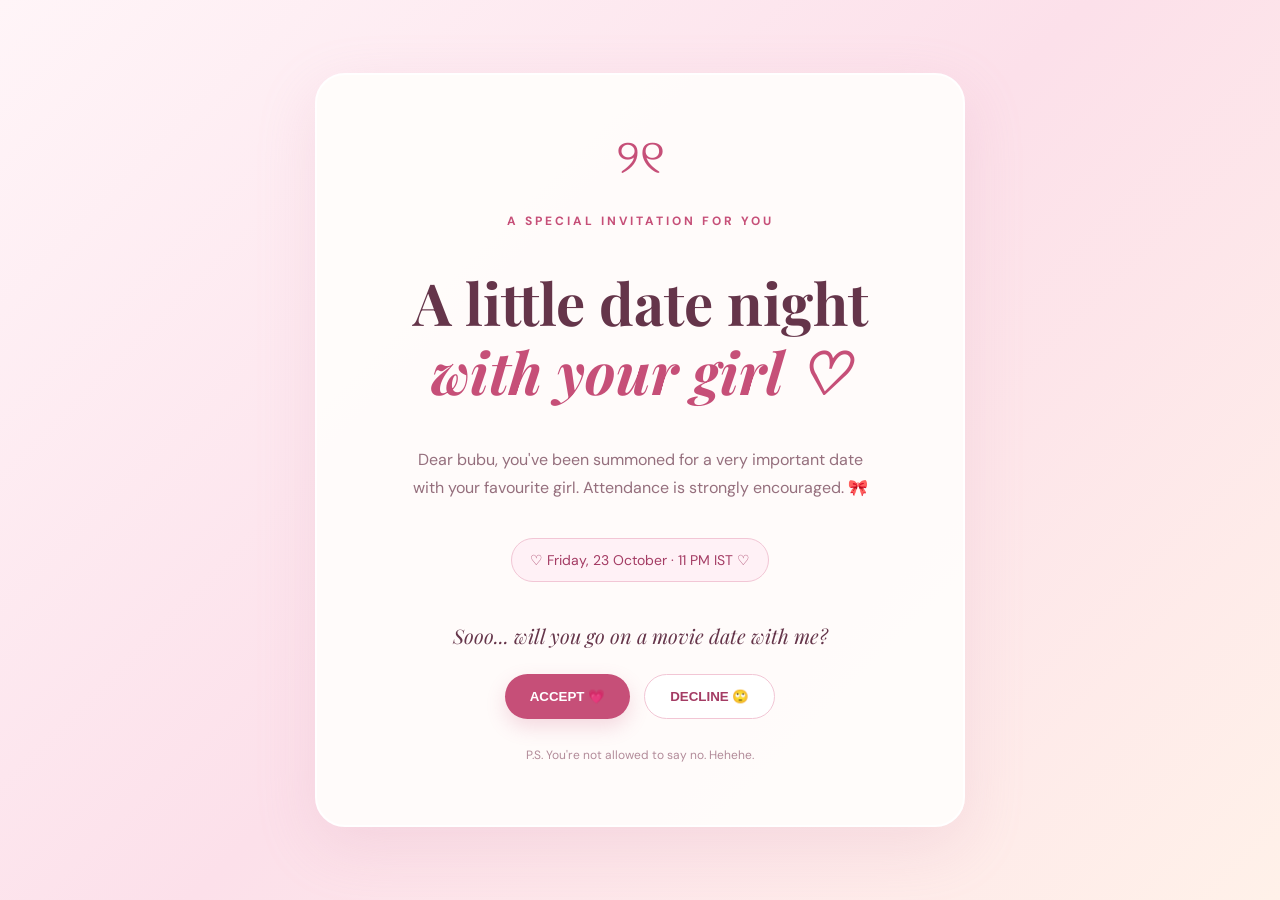
<file: index.html>
<!DOCTYPE html>
<html lang="en">
<head>
  <meta charset="UTF-8">
  <meta name="viewport" content="width=device-width, initial-scale=1.0">
  <title>A Date With My Favourite Person ♡</title>

  <link rel="stylesheet" href="style.css">
</head>
<body>

  <main class="invitation" id="invitation">

    <div class="bow">୨୧</div>

    <p class="eyebrow">A SPECIAL INVITATION FOR YOU</p>

    <h1>
      A little date night<br>
      <span>with your girl ♡</span>
    </h1>

    <p class="message">
      Dear bubu, you've been summoned for a very
      important date with your favourite girl.
      Attendance is strongly encouraged. 🎀
    </p>

    <div class="date-badge">
      ♡ Friday, 23 October · 11 PM IST ♡
    </div>

    <p class="question">
      Sooo... will you go on a movie date with me?
    </p>

    
    <div class="buttons">
    <button
        id="acceptBtn"
        onclick="window.location.href='date.html'">
        ACCEPT 💗
    </button>

    <button
        id="declineBtn"
        onclick="window.location.href='decline.html'">
        DECLINE 🙄
    </button>
    </div>

    <p class="footer-note">
      P.S. You're not allowed to say no. Hehehe.
    </p>

  </main>

  <script src="script.js"></script>
</body>
</html>
</file>
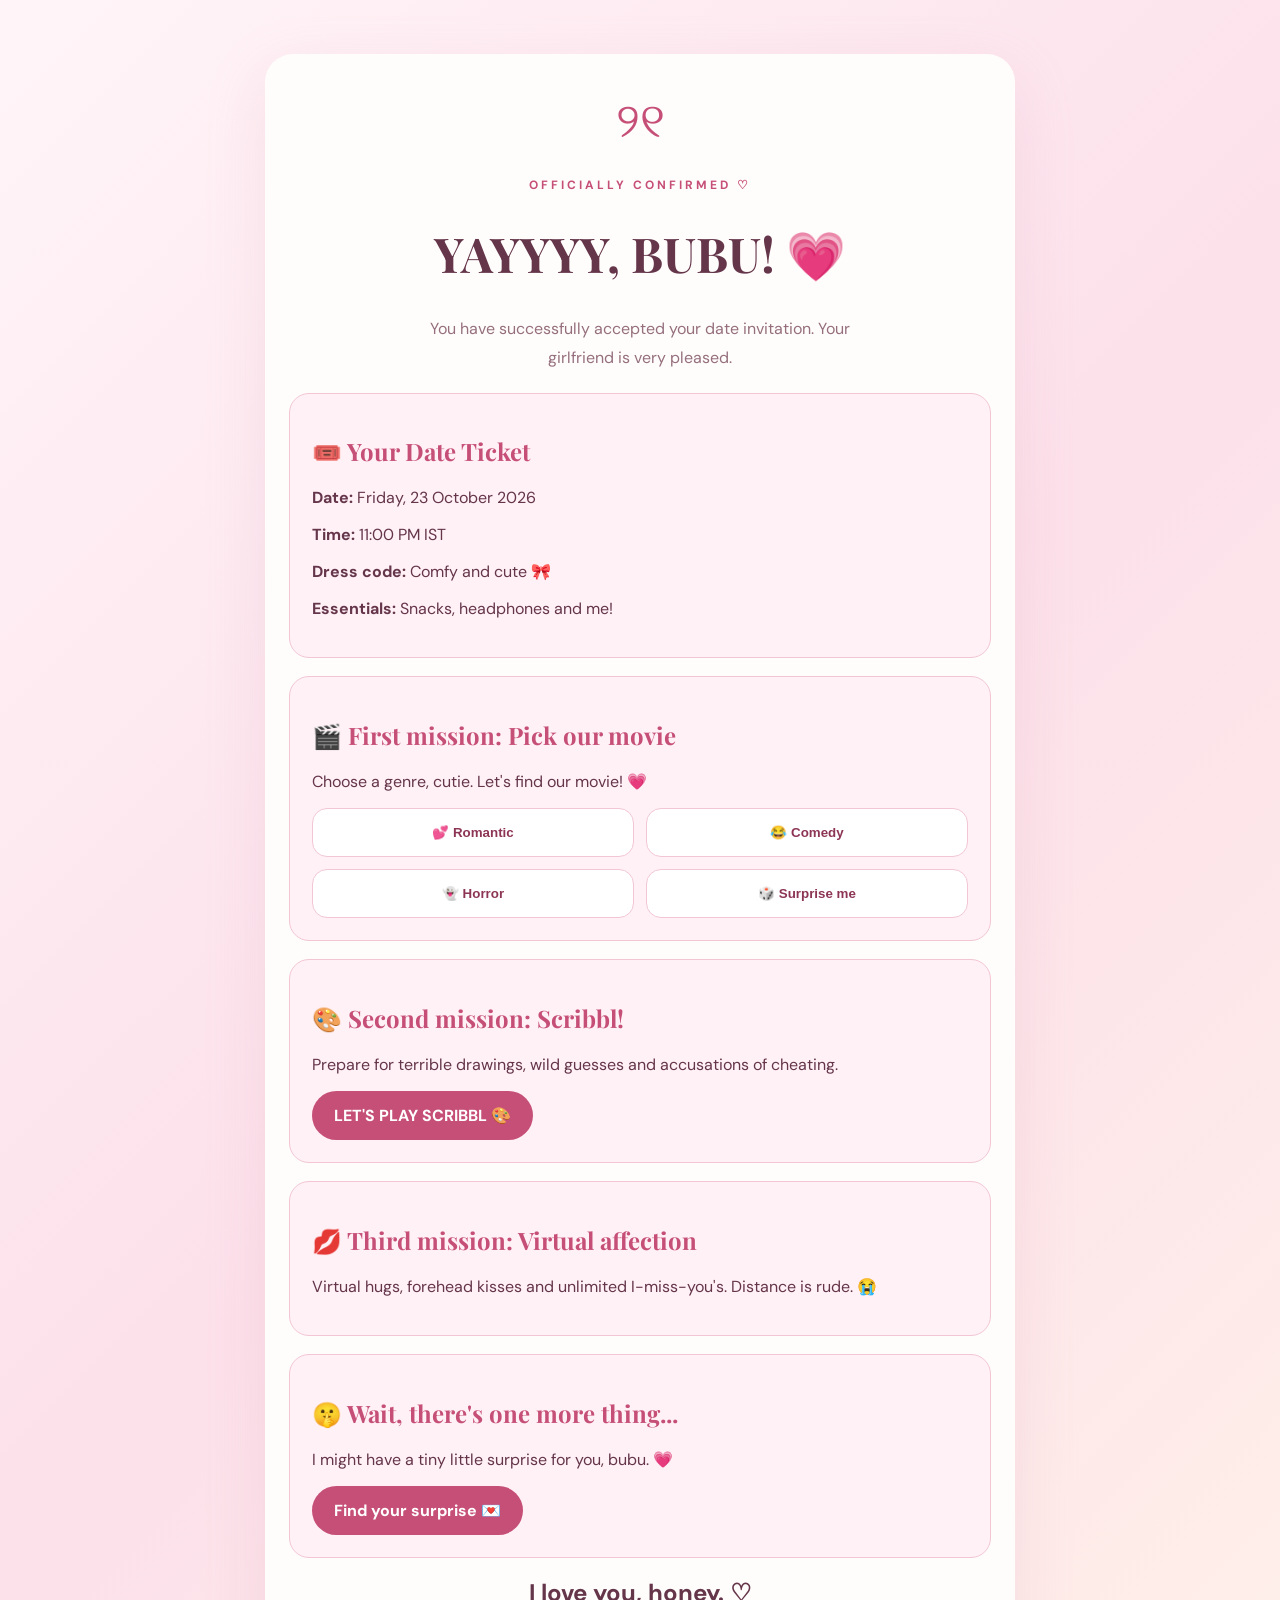
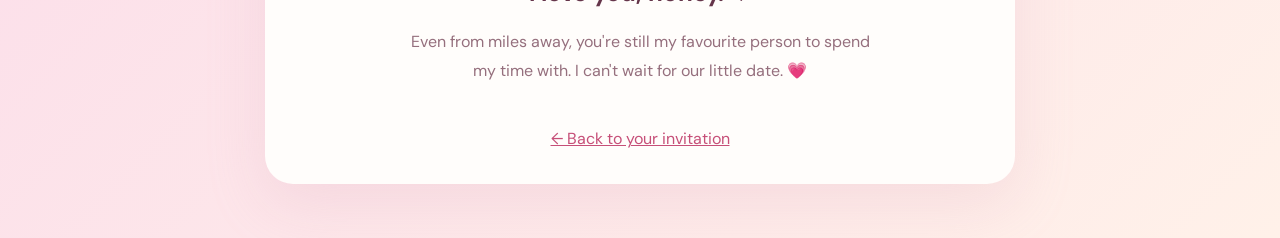
<file: date.html>
<!DOCTYPE html>
<html lang="en">
<head>
  <meta charset="UTF-8">
  <meta name="viewport" content="width=device-width, initial-scale=1.0">
  <title>Our Date Night ♡</title>
  <link rel="stylesheet" href="style.css">
  <style>
    .date-page {
      width: 100%;
      max-width: 750px;
      margin: 30px auto;
      padding: 35px 24px;
      background: #fffdfb;
      border-radius: 28px;
      box-shadow: 0 20px 60px #d99ab533;
      text-align: center;
    }

    .date-page h1 {
      font-size: clamp(32px, 6vw, 48px);
    }

    .date-card {
      padding: 22px;
      margin: 18px 0;
      background: #fff1f6;
      border: 1px solid #f2c6d5;
      border-radius: 20px;
      text-align: left;
    }

    .date-card h2 {
      color: #c64f78;
      font-family: 'Playfair Display', serif;
    }

    .movie-options {
      display: grid;
      grid-template-columns: repeat(2, minmax(0, 1fr));
      gap: 12px;
    }

    .movie {
      padding: 16px 10px;
      background: white;
      border: 1px solid #f2c6d5;
      border-radius: 15px;
      color: #8d3555;
      cursor: pointer;
    }

    .movie.selected {
      background: #c64f78;
      color: white;
    }

    .game-link {
      display: inline-block;
      padding: 14px 22px;
      background: #c64f78;
      border-radius: 30px;
      color: white;
      font-weight: bold;
      text-decoration: none;
    }

    .back-link {
      display: inline-block;
      margin-top: 22px;
      color: #c64f78;
    }

    @media (max-width: 480px) {
      .movie-options {
        grid-template-columns: 1fr;
      }
    }

    
    .movie-list {
    margin-top: 22px;
    padding: 20px;
    background: #fff9fb;
    border: 1px dashed #e9a6bc;
    border-radius: 18px;
    animation: reveal 0.35s ease;
    }

    .movie-list h3 {
    color: #c64f78;
    font-family: 'Playfair Display', serif;
    font-size: 24px;
    }

    .movie-list p {
    color: #956f7d;
    line-height: 1.6;
    }

    #movieChoices {
    display: grid;
    gap: 10px;
    margin-top: 15px;
    }

    .movie-choice {
    width: 100%;
    padding: 14px;
    text-align: left;
    background: white;
    color: #65354a;
    border: 1px solid #f2c6d5;
    border-radius: 14px;
    cursor: pointer;
    }

    .movie-choice:hover,
    .movie-choice.selected {
    background: #fce0ea;
    border-color: #c64f78;
    }

    .movie-choice small {
    display: block;
    margin-top: 5px;
    color: #956f7d;
    font-weight: normal;
    }

    .selected-movie {
    margin-top: 16px;
    padding: 15px;
    background: #ffe8f0;
    border-radius: 15px;
    color: #a43c64;
    line-height: 1.6;
    }

    @keyframes reveal {
    from {
        opacity: 0;
        transform: translateY(8px);
    }
    to {
        opacity: 1;
        transform: translateY(0);
    }
    }

  </style>
</head>

<body>
  <main class="date-page">
    <div class="bow">୨୧</div>

    <p class="eyebrow">OFFICIALLY CONFIRMED ♡</p>

    <h1>YAYYYY, BUBU! 💗</h1>

    <p class="message">
      You have successfully accepted your date
      invitation. Your girlfriend is very pleased.
    </p>

    <div class="date-card">
      <h2>🎟️ Your Date Ticket</h2>
      <p><strong>Date:</strong> Friday, 23 October 2026</p>
      <p><strong>Time:</strong> 11:00 PM IST</p>
      <p><strong>Dress code:</strong> Comfy and cute 🎀</p>
      <p><strong>Essentials:</strong> Snacks, headphones and me!</p>
    </div>

    
    <div class="date-card">
    <h2>🎬 First mission: Pick our movie</h2>
    <p>Choose a genre, cutie. Let's find our movie! 💗</p>

    <div class="movie-options">
        <button class="movie" onclick="showMovies('romantic')">
        💕 Romantic
        </button>

        <button class="movie" onclick="showMovies('comedy')">
        😂 Comedy
        </button>

        <button class="movie" onclick="showMovies('horror')">
        👻 Horror
        </button>

        <button class="movie" onclick="showMovies('surprise')">
        🎲 Surprise me
        </button>
    </div>

    <div id="movieList" class="movie-list" hidden>
        <h3 id="genreTitle"></h3>
        <p id="genreDescription"></p>
        <div id="movieChoices"></div>
    </div>

    <div id="selectedMovie" class="selected-movie" hidden>
        <p id="selectedMovieText"></p>
        <p>Now convince your girlfriend this is the one. 🤭💕</p>
    </div>
    </div>


    <div class="date-card">
      <h2>🎨 Second mission: Scribbl!</h2>
      <p>
        Prepare for terrible drawings, wild guesses
        and accusations of cheating.
      </p>

      <a
        class="game-link"
        href="https://skribbl.io/"
        target="_blank"
        rel="noopener noreferrer">
        LET'S PLAY SCRIBBL 🎨
      </a>
    </div>

    <div class="date-card">
      <h2>💋 Third mission: Virtual affection</h2>
      <p>
        Virtual hugs, forehead kisses and unlimited
        I-miss-you's. Distance is rude. 😭
      </p>
    </div>

    <div class="date-card">
        <h2>🤫 Wait, there's one more thing...</h2>
        <p>I might have a tiny little surprise for you, bubu. 💗</p>

        <a href="letter.html" class="game-link">
            Find your surprise 💌
        </a>
    </div>

    <h2>I love you, honey. ♡</h2>

    <p class="message">
      Even from miles away, you're still my favourite
      person to spend my time with. I can't wait for
      our little date. 💗
    </p>

    <a class="back-link" href="index.html">
      ← Back to your invitation
    </a>
  </main>

  
    <script>
    
    const movieGenres = {
    romantic: {
        title: "💕 Romantic movie night",
        movies: [
        "To All the Boys I've Loved Before",
        "10 Things I Hate About You",
        "27 Dresses",
        "Voicemails to Isabella",
        "Anyone But You"
        ]
    },

    comedy: {
        title: "😂 Comedy night",
        movies: [
        "Knight and Day",
        "The Fall Guy",
        "Murder Mystery",
        "What Women Want",
        "The Proposal"
        ]
    },

    horror: {
        title: "👻 Horror night",
        movies: [
        "The Conjuring",
        "The Nun",
        "Train to Busan",
        "Insidious",
        "Smile"
        ]
    },

    surprise: {
        title: "🎲 Surprise movie picks",
        movies: [
        "F1",
        "Project Hail Mary",
        "Enola Holmes",
        "Final Destination",
        "The Angry Birds Movie"
        ]
    }
    };


    function showMovies(genre) {
        const data = movieGenres[genre];

        if (!data) return;

        const list = document.getElementById("movieList");
        const choices = document.getElementById("movieChoices");

        document.getElementById("genreTitle").textContent = data.title;
        document.getElementById("genreDescription").textContent =
        "Choose your favourite, cutie. 💗";

        choices.replaceChildren();
        document.getElementById("selectedMovie").hidden = true;

        data.movies.forEach(title => {
        const button = document.createElement("button");
        button.type = "button";
        button.className = "movie-choice";
        button.textContent = "🎬 " + title;

        button.addEventListener("click", () => {
            choices.querySelectorAll("button").forEach(item => {
            item.classList.remove("selected");
            });

            button.classList.add("selected");

            document.getElementById("selectedMovieText").textContent =
            "Your pick: " + title + " 💕";

            document.getElementById("selectedMovie").hidden = false;
        });

        choices.appendChild(button);
        });

        list.hidden = false;
    }

    document.querySelectorAll(".movie-options .movie").forEach(button => {
        button.addEventListener("click", () => {
        const handlers = {
            "💕 Romantic": "romantic",
            "😂 Comedy": "comedy",
            "👻 Horror": "horror",
            "🎲 Surprise me": "surprise"
        };

        const label = button.textContent.trim();
        showMovies(handlers[label]);
        });
    });
    </script>
    </body>
</html>
</file>
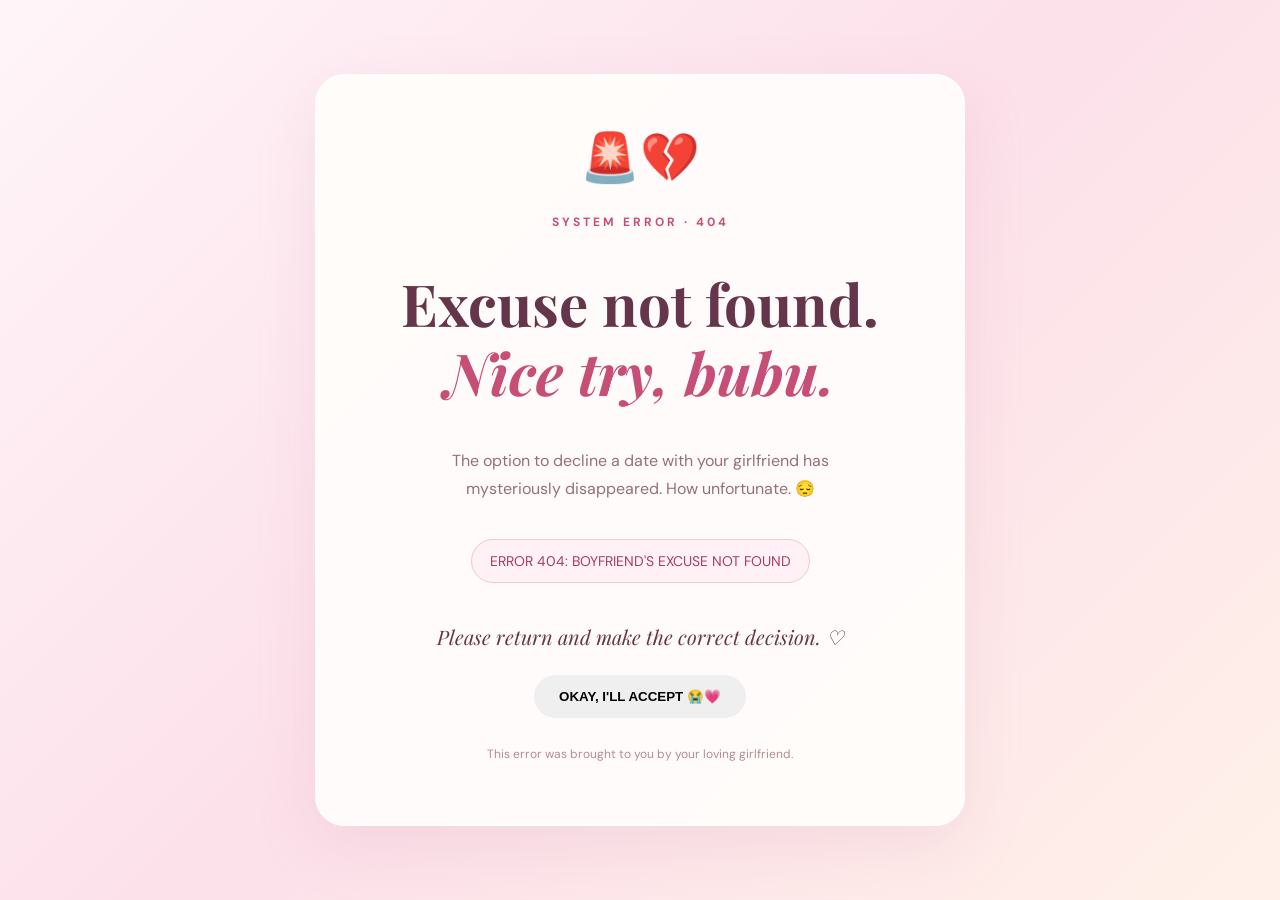
<file: decline.html>
<!DOCTYPE html>
<html lang="en">
<head>
  <meta charset="UTF-8">
  <meta name="viewport" content="width=device-width, initial-scale=1.0">
  <title>ERROR 404 💔</title>
  <link rel="stylesheet" href="style.css">
</head>

<body>
  <main class="invitation">
    <div class="bow">🚨💔</div>

    <p class="eyebrow">SYSTEM ERROR · 404</p>

    <h1>
      Excuse not found.
      <span>Nice try, bubu.</span>
    </h1>

    <p class="message">
      The option to decline a date with your girlfriend
      has mysteriously disappeared. How unfortunate. 😔
    </p>

    <div class="date-badge">
      ERROR 404: BOYFRIEND'S EXCUSE NOT FOUND
    </div>

    <p class="question">
      Please return and make the correct decision. ♡
    </p>

    <div class="buttons">
      <button onclick="window.location.href='index.html'">
        OKAY, I'LL ACCEPT 😭💗
      </button>
    </div>

    <p class="footer-note">
      This error was brought to you by your loving girlfriend.
    </p>
  </main>
</body>
</html>
</file>
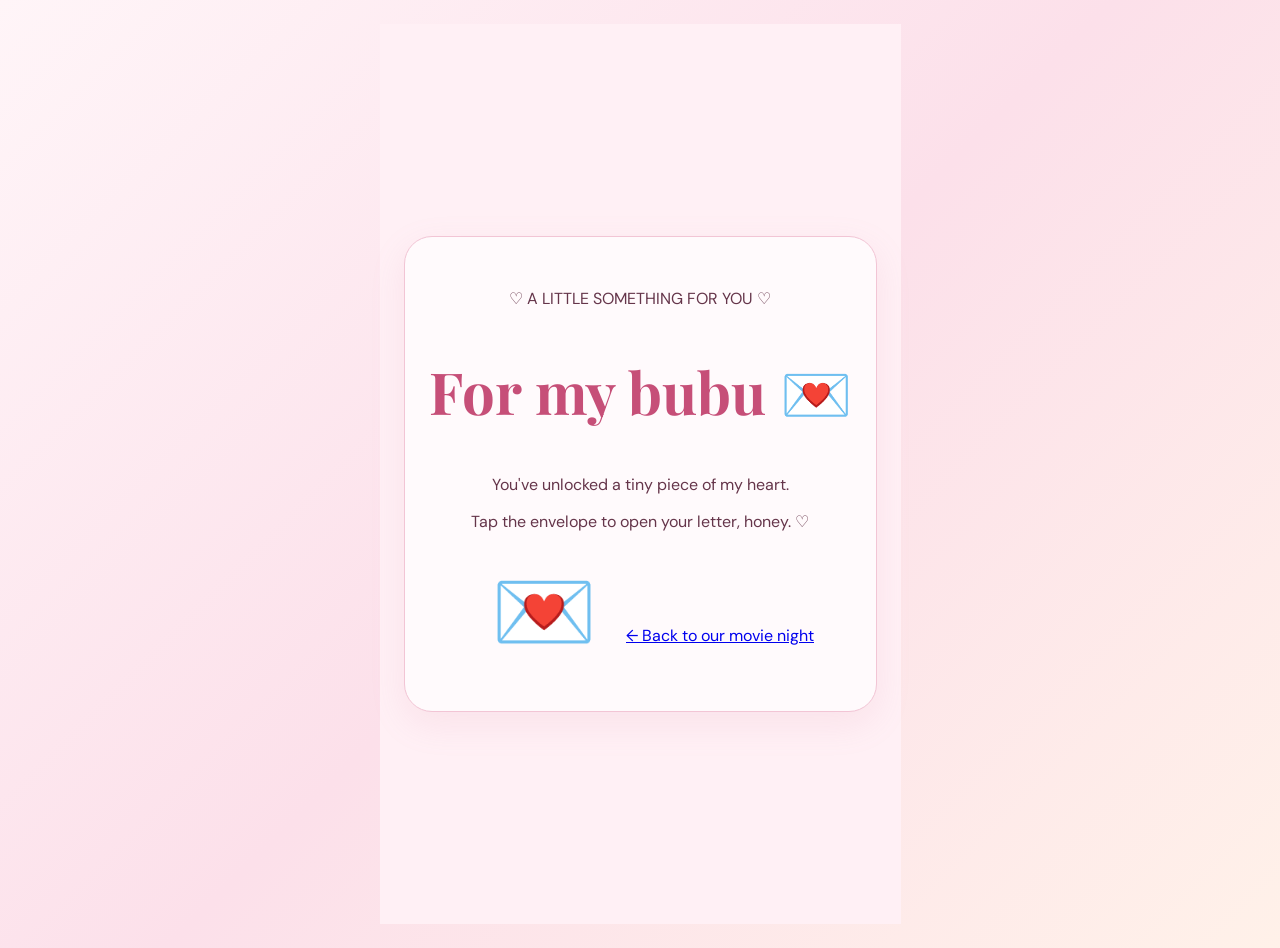
<file: letter.html>
<!DOCTYPE html>
<html lang="en">
<head>
  <meta charset="UTF-8">
  <meta name="viewport" content="width=device-width, initial-scale=1.0">
  <title>A Little Secret 💌</title>

  <link rel="stylesheet" href="style.css">

  <style>
    .letter-page {
      min-height: 100vh;
      display: flex;
      align-items: center;
      justify-content: center;
      padding: 24px;
      text-align: center;
      background: #fff0f5;
    }

    .letter-card {
      width: 100%;
      max-width: 520px;
      padding: 35px 24px;
      background: #fffafc;
      border: 1px solid #f2c5d5;
      border-radius: 28px;
      box-shadow: 0 12px 35px #d88aa522;
    }

    .big-envelope {
      font-size: 85px;
      cursor: pointer;
      border: none;
      background: transparent;
      transition: transform 0.3s ease;
    }

    .big-envelope:hover {
      transform: scale(1.12) rotate(-5deg);
    }

    .letter-message {
      margin-top: 24px;
      padding: 22px;
      border-radius: 18px;
      background: white;
      color: #75465a;
      line-height: 1.9;
      white-space: pre-line;
      animation: reveal 0.6s ease;
    }

    .letter-message[hidden] {
      display: none;
    }

    .letter-title {
      color: #c64f78;
    }

    .back-link {
      display: inline-block;
      margin-top: 24px;
    }
  </style>
</head>

<body>
  <main class="letter-page">
    <section class="letter-card">
      <p>♡ A LITTLE SOMETHING FOR YOU ♡</p>

      <h1 class="letter-title">For my bubu 💌</h1>

      <p>You've unlocked a tiny piece of my heart.</p>
      <p>Tap the envelope to open your letter, honey. ♡</p>

      <button
        class="big-envelope"
        id="openEnvelope"
        aria-label="Open your love letter"
        aria-expanded="false"
        aria-controls="letterMessage"
      >
        💌
      </button>

      <div class="letter-message" id="letterMessage" hidden>
        <h2>To my favourite person, 💗</h2>

        Even though we're miles apart, you're still the
        person I want to share my little moments with.

        I wish I could give you the biggest hug and steal
        a real kiss right now. Until then, you'll have to
        accept these virtual ones. 💋

        Thank you for being my favourite person.
        I love you, bubu. Always. ♡

        <p>Forever your girl, 💗</p>
      </div>

      <a href="date.html" class="back-link">
        ← Back to our movie night
      </a>
    </section>
  </main>

  <script>
    const envelope = document.getElementById("openEnvelope");
    const message = document.getElementById("letterMessage");

    envelope.addEventListener("click", () => {
      message.hidden = false;
      envelope.textContent = "💗";
      envelope.setAttribute("aria-expanded", "true");
      envelope.setAttribute("aria-label", "Your letter is open");
      message.scrollIntoView({
        behavior: "smooth",
        block: "nearest"
      });
    });
  </script>
</body>
</html>
</file>
<file: style.css>
@import url('https://fonts.googleapis.com/css2?family=DM+Sans:wght@400;600;700&family=Playfair+Display:ital,wght@0,500;0,600;1,500&display=swap');

* {
  box-sizing: border-box;
}

body {
  margin: 0;
  min-height: 100vh;
  display: flex;
  justify-content: center;
  align-items: center;
  padding: 24px;

  background: linear-gradient(
    135deg,
    #fff5f8,
    #fce0ea,
    #fff1e9
  );

  color: #65354a;
  font-family: 'DM Sans', sans-serif;
}

.invitation {
  width: 100%;
  max-width: 650px;
  padding: 50px 30px;
  text-align: center;

  background: rgba(255, 253, 251, 0.94);
  border: 2px solid white;
  border-radius: 30px;

  box-shadow: 0 20px 60px #d99ab533;
}

.bow {
  font-size: 48px;
  color: #c64f78;
}

.eyebrow {
  margin-top: 25px;
  color: #c64f78;
  font-size: 12px;
  font-weight: 700;
  letter-spacing: 3px;
}

h1 {
  font-family: 'Playfair Display', serif;
  font-size: clamp(36px, 7vw, 58px);
  line-height: 1.2;
}

h1 span {
  color: #c64f78;
  font-style: italic;
}

.message {
  max-width: 460px;
  margin: 20px auto;
  color: #956f7d;
  line-height: 1.8;
}

.date-badge {
  display: inline-block;
  margin: 15px 0;
  padding: 12px 18px;
  border: 1px solid #f2c6d5;
  border-radius: 30px;
  background: #fff1f6;
  color: #a43c64;
  font-size: 14px;
}

.question {
  margin: 25px 0;
  font-family: 'Playfair Display', serif;
  font-size: 20px;
  font-style: italic;
}

.buttons {
  display: flex;
  justify-content: center;
  flex-wrap: wrap;
  gap: 14px;
}

button {
  padding: 14px 25px;
  border: none;
  border-radius: 30px;
  font-weight: 700;
  cursor: pointer;
  transition: transform 0.2s;
}

button:hover {
  transform: translateY(-3px);
}

#acceptBtn {
  background: #c64f78;
  color: white;
  box-shadow: 0 8px 20px #c64f7833;
}

#declineBtn {
  background: white;
  color: #a43c64;
  border: 1px solid #f2c6d5;
}

.footer-note {
  margin-top: 28px;
  color: #b28b99;
  font-size: 12px;
}

@media (max-width: 480px) {
  .invitation {
    padding: 35px 20px;
  }

  .buttons {
    flex-direction: column;
  }

  button {
    width: 100%;
  }
}
</file>
